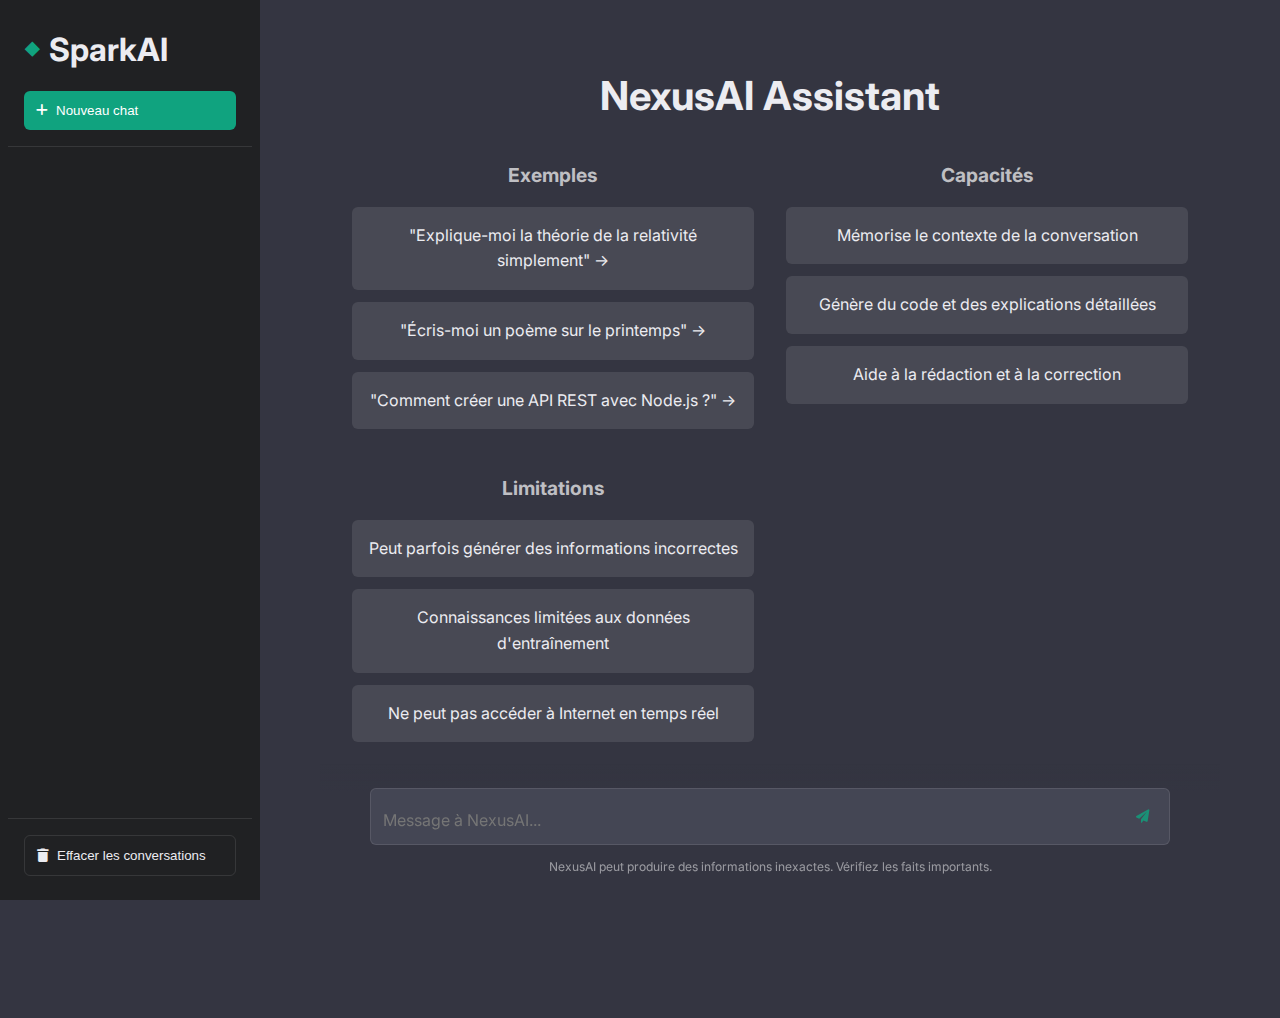
<file: ai-chat.html>
<!DOCTYPE html>
<html lang="fr">
<head>
    <meta charset="UTF-8">
    <meta name="viewport" content="width=device-width, initial-scale=1.0">
    <title>NexusAI Chat</title>
    <link rel="icon" type="image/png" href="assets/favicon.png">
    <link rel="stylesheet" href="ai-chat.css">
    <link href="https://fonts.googleapis.com/css2?family=Inter:wght@400;500;600;700&display=swap" rel="stylesheet">
    <link rel="stylesheet" href="https://cdnjs.cloudflare.com/ajax/libs/font-awesome/6.0.0/css/all.min.css">
</head>
<body>
    <div class="app-container">
        <aside class="sidebar">
            <div class="sidebar-header">
                <a href="index.html" class="logo">
                    <span class="logo-icon">◆</span>
                    <h1>SparkAI</h1>
                </a>
                <button class="new-chat">
                    <i class="fas fa-plus"></i>
                    <span>Nouveau chat</span>
                </button>
            </div>
            
            <div class="conversations">
                <!-- Les conversations seront listées ici -->
            </div>

            <div class="sidebar-footer">
                <button class="clear-chats">
                    <i class="fas fa-trash"></i>
                    <span>Effacer les conversations</span>
                </button>
            </div>
        </aside>

        <main class="chat-area">
            <div class="welcome-screen" id="welcomeScreen">
                <h1>NexusAI Assistant</h1>
                <div class="examples">
                    <div class="examples-grid">
                        <div class="example-group">
                            <h2>Exemples</h2>
                            <div class="example-box" data-prompt="Explique-moi la théorie de la relativité simplement">
                                "Explique-moi la théorie de la relativité simplement" →
                            </div>
                            <div class="example-box" data-prompt="Écris-moi un poème sur le printemps">
                                "Écris-moi un poème sur le printemps" →
                            </div>
                            <div class="example-box" data-prompt="Comment créer une API REST avec Node.js ?">
                                "Comment créer une API REST avec Node.js ?" →
                            </div>
                        </div>
                        <div class="example-group">
                            <h2>Capacités</h2>
                            <div class="example-box">Mémorise le contexte de la conversation</div>
                            <div class="example-box">Génère du code et des explications détaillées</div>
                            <div class="example-box">Aide à la rédaction et à la correction</div>
                        </div>
                        <div class="example-group">
                            <h2>Limitations</h2>
                            <div class="example-box">Peut parfois générer des informations incorrectes</div>
                            <div class="example-box">Connaissances limitées aux données d'entraînement</div>
                            <div class="example-box">Ne peut pas accéder à Internet en temps réel</div>
                        </div>
                    </div>
                </div>
            </div>

            <div class="chat-messages" id="chatMessages">
                <!-- Les messages seront ajoutés ici -->
            </div>

            <div class="chat-input-area">
                <form id="chatForm" class="chat-form">
                    <div class="input-container">
                        <textarea 
                            id="userInput" 
                            placeholder="Message à NexusAI..." 
                            rows="1"
                            maxlength="4096"
                        ></textarea>
                        <button type="submit" class="send-button">
                            <i class="fas fa-paper-plane"></i>
                        </button>
                    </div>
                    <div class="input-footer">
                        NexusAI peut produire des informations inexactes. Vérifiez les faits importants.
                    </div>
                </form>
            </div>
        </main>
    </div>
    <script src="ai-chat.js" type="module"></script>
</body>
</html>
</file>
<file: ai-chat.css>
:root {
    --primary: #10a37f;
    --primary-dark: #0a8c6c;
    --secondary: #202123;
    --background: #343541;
    --chat-background: #444654;
    --text: #ececf1;
    --sidebar-width: 260px;
}

* {
    margin: 0;
    padding: 0;
    box-sizing: border-box;
}

body {
    font-family: 'Inter', sans-serif;
    background: var(--background);
    color: var(--text);
    line-height: 1.6;
}

.app-container {
    display: flex;
    height: 100vh;
}

/* Sidebar Styles */
.sidebar {
    width: var(--sidebar-width);
    background: var(--secondary);
    display: flex;
    flex-direction: column;
    padding: 0.5rem;
}

.sidebar-header {
    padding: 1rem;
    border-bottom: 1px solid rgba(255, 255, 255, 0.1);
}

.logo {
    display: flex;
    align-items: center;
    gap: 0.5rem;
    text-decoration: none;
    color: var(--text);
    margin-bottom: 1rem;
}

.logo-icon {
    color: var(--primary);
}

.new-chat {
    width: 100%;
    padding: 0.75rem;
    background: var(--primary);
    border: none;
    border-radius: 6px;
    color: white;
    display: flex;
    align-items: center;
    gap: 0.5rem;
    cursor: pointer;
    transition: background-color 0.3s ease;
}

.new-chat:hover {
    background: var(--primary-dark);
}

.conversations {
    flex: 1;
    overflow-y: auto;
    padding: 1rem 0;
}

.conversation-item {
    padding: 0.75rem 1rem;
    margin: 0.25rem 0;
    border-radius: 6px;
    cursor: pointer;
    transition: background-color 0.3s ease;
    display: flex;
    align-items: center;
    gap: 0.5rem;
}

.conversation-item:hover {
    background: rgba(255, 255, 255, 0.1);
}

.conversation-item.active {
    background: var(--primary);
}

.sidebar-footer {
    padding: 1rem;
    border-top: 1px solid rgba(255, 255, 255, 0.1);
    display: flex;
    flex-direction: column;
    gap: 0.5rem;
}

.clear-chats, .upgrade-btn {
    width: 100%;
    padding: 0.75rem;
    background: transparent;
    border: 1px solid rgba(255, 255, 255, 0.1);
    border-radius: 6px;
    color: var(--text);
    display: flex;
    align-items: center;
    gap: 0.5rem;
    cursor: pointer;
    transition: background-color 0.3s ease;
}

.clear-chats:hover, .upgrade-btn:hover {
    background: rgba(255, 255, 255, 0.1);
}

.upgrade-btn {
    background: var(--primary);
    border: none;
}

.upgrade-btn:hover {
    background: var(--primary-dark);
}

/* Chat Area Styles */
.chat-area {
    flex: 1;
    display: flex;
    flex-direction: column;
    max-width: 900px;
    margin: 0 auto;
    width: 100%;
    position: relative;
}

.welcome-screen {
    text-align: center;
    padding: 4rem 2rem;
}

.welcome-screen h1 {
    font-size: 2.5rem;
    margin-bottom: 2rem;
}

.examples-grid {
    display: grid;
    grid-template-columns: repeat(auto-fit, minmax(280px, 1fr));
    gap: 2rem;
    margin-top: 2rem;
}

.example-group h2 {
    font-size: 1.2rem;
    margin-bottom: 1rem;
    color: rgba(255, 255, 255, 0.7);
}

.example-box {
    background: rgba(255, 255, 255, 0.1);
    padding: 1rem;
    border-radius: 6px;
    margin-bottom: 0.75rem;
    cursor: pointer;
    transition: background-color 0.3s ease;
}

.example-box:hover {
    background: rgba(255, 255, 255, 0.2);
}

.chat-messages {
    flex: 1;
    overflow-y: auto;
    padding: 2rem;
}

.message {
    max-width: 900px;
    margin: 1.5rem auto;
    padding: 1rem;
    border-radius: 6px;
    animation: fadeIn 0.3s ease-out;
}

.message.user {
    background: var(--background);
}

.message.assistant {
    background: var(--chat-background);
}

.chat-input-area {
    position: sticky;
    bottom: 0;
    padding: 1.5rem;
    background: linear-gradient(to bottom, transparent, var(--background) 20%);
}

.chat-form {
    max-width: 800px;
    margin: 0 auto;
}

.input-container {
    background: var(--chat-background);
    border: 1px solid rgba(255, 255, 255, 0.1);
    border-radius: 6px;
    display: flex;
    align-items: flex-end;
    padding: 0.75rem;
}

textarea {
    flex: 1;
    background: transparent;
    border: none;
    color: var(--text);
    resize: none;
    max-height: 200px;
    padding: 0;
    font-family: inherit;
    font-size: 1rem;
    line-height: 1.5;
}

textarea:focus {
    outline: none;
}

.send-button {
    background: transparent;
    border: none;
    color: var(--primary);
    padding: 0.5rem;
    cursor: pointer;
    opacity: 0.8;
    transition: opacity 0.3s ease;
}

.send-button:hover {
    opacity: 1;
}

.input-footer {
    text-align: center;
    color: rgba(255, 255, 255, 0.5);
    font-size: 0.75rem;
    margin-top: 0.75rem;
}

/* Animations */
@keyframes fadeIn {
    from {
        opacity: 0;
        transform: translateY(10px);
    }
    to {
        opacity: 1;
        transform: translateY(0);
    }
}

/* Responsive Design */
@media (max-width: 768px) {
    .sidebar {
        position: fixed;
        left: -260px;
        top: 0;
        bottom: 0;
        z-index: 1000;
        transition: transform 0.3s ease;
    }

    .sidebar.open {
        transform: translateX(260px);
    }

    .chat-area {
        padding: 0 1rem;
    }
}
</file>
